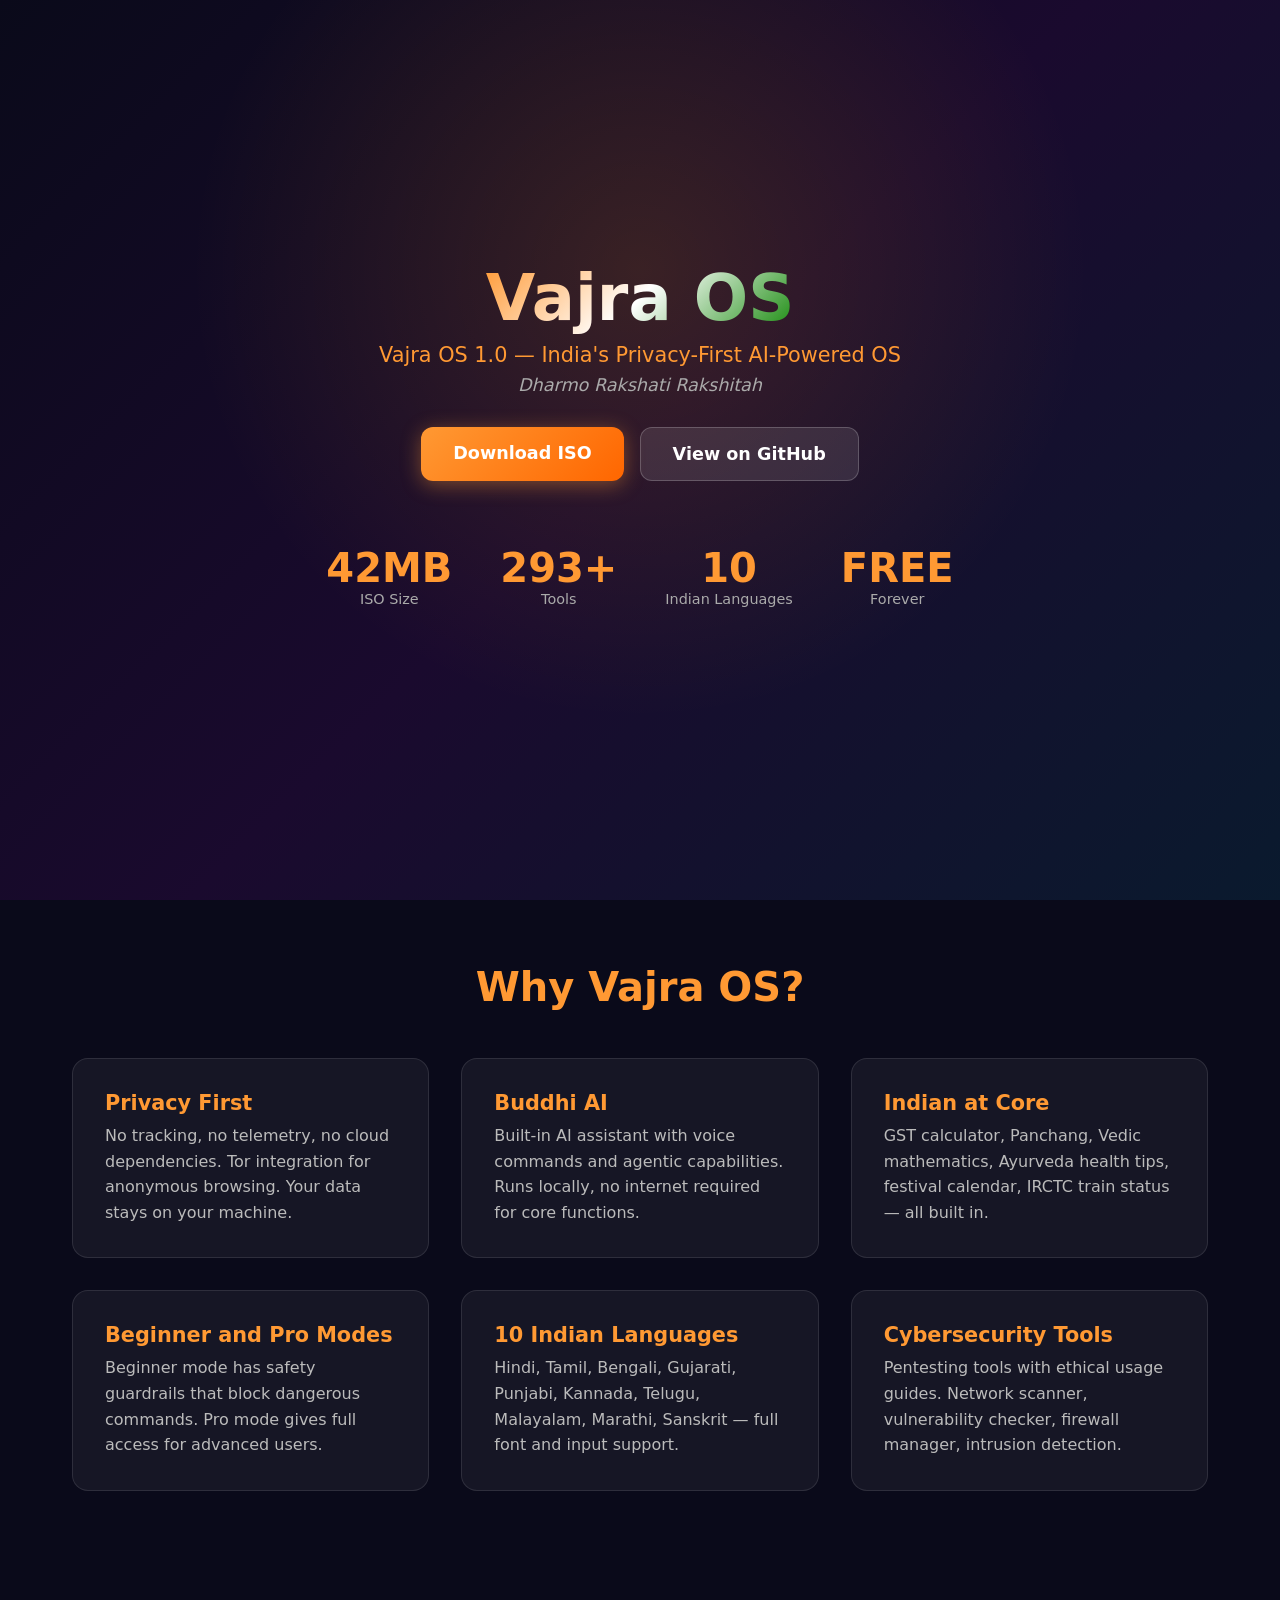
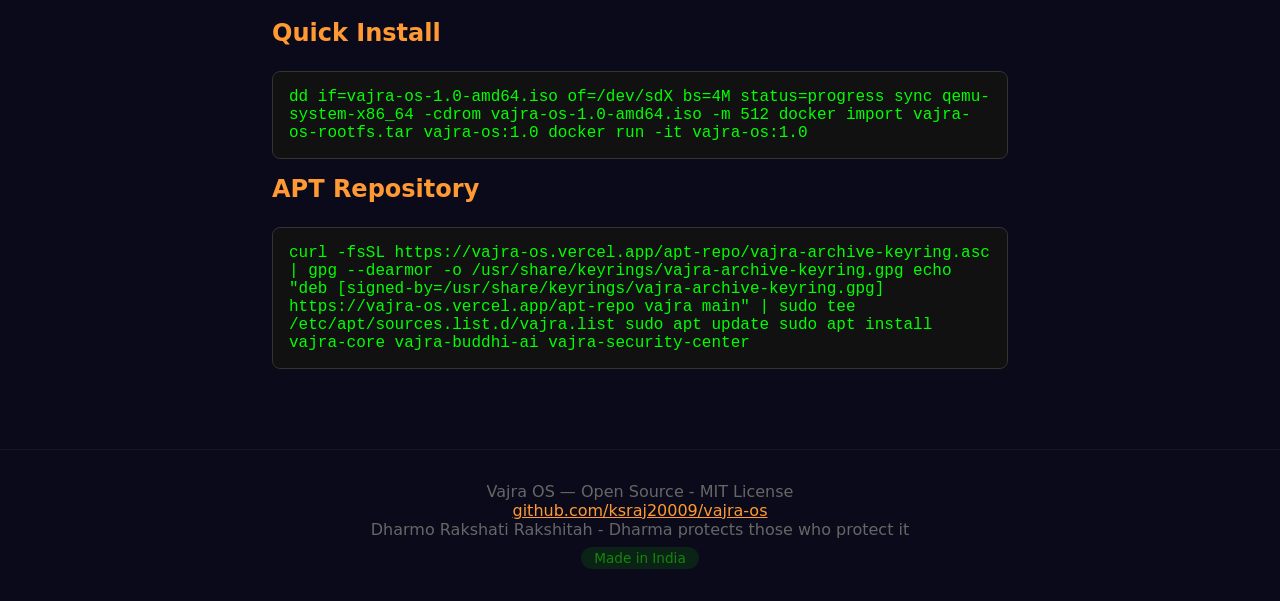
<file: index.html>
<!DOCTYPE html>
<html lang="en">
<head>
    <meta charset="UTF-8">
    <meta name="viewport" content="width=device-width, initial-scale=1.0">
    <title>Vajra OS — India's Privacy-First AI-Powered OS</title>
    <meta name="description" content="Vajra OS — India's privacy-first, AI-powered operating system. Download free, boot anywhere.">
    <style>
        * { margin: 0; padding: 0; box-sizing: border-box; }
        body { font-family: 'Segoe UI', system-ui, sans-serif; background: #0a0a1a; color: #e0e0e0; overflow-x: hidden; }
        .hero { min-height: 100vh; display: flex; flex-direction: column; align-items: center; justify-content: center; text-align: center; background: linear-gradient(135deg, #0a0a1a 0%, #1a0a2e 50%, #0a1a2e 100%); position: relative; }
        .hero::before { content: ''; position: absolute; top: 0; left: 0; right: 0; bottom: 0; background: radial-gradient(circle at 50% 30%, rgba(255, 165, 0, 0.15), transparent 50%); }
        .logo { font-size: 4rem; font-weight: 800; background: linear-gradient(135deg, #FF9933, #ffffff, #138808); -webkit-background-clip: text; -webkit-text-fill-color: transparent; margin-bottom: 0.5rem; z-index: 1; }
        .tagline { font-size: 1.3rem; color: #FF9933; margin-bottom: 0.5rem; z-index: 1; }
        .sanskrit { font-size: 1.1rem; color: #aaa; margin-bottom: 2rem; z-index: 1; font-style: italic; }
        .downloads { display: flex; gap: 1rem; flex-wrap: wrap; justify-content: center; z-index: 1; margin-bottom: 2rem; }
        .btn { padding: 1rem 2rem; border-radius: 12px; text-decoration: none; font-weight: 600; font-size: 1.1rem; transition: transform 0.2s, box-shadow 0.2s; }
        .btn-primary { background: linear-gradient(135deg, #FF9933, #FF6600); color: #fff; box-shadow: 0 4px 20px rgba(255, 153, 51, 0.4); }
        .btn-primary:hover { transform: translateY(-2px); box-shadow: 0 6px 30px rgba(255, 153, 51, 0.6); }
        .btn-secondary { background: rgba(255, 255, 255, 0.1); color: #fff; border: 1px solid rgba(255, 255, 255, 0.2); }
        .btn-secondary:hover { background: rgba(255, 255, 255, 0.2); transform: translateY(-2px); }
        .features { padding: 4rem 2rem; max-width: 1200px; margin: 0 auto; }
        .features h2 { text-align: center; font-size: 2.5rem; margin-bottom: 3rem; color: #FF9933; }
        .grid { display: grid; grid-template-columns: repeat(auto-fit, minmax(280px, 1fr)); gap: 2rem; }
        .card { background: rgba(255, 255, 255, 0.05); border: 1px solid rgba(255, 255, 255, 0.1); border-radius: 16px; padding: 2rem; }
        .card:hover { border-color: #FF9933; }
        .card h3 { color: #FF9933; margin-bottom: 0.5rem; font-size: 1.3rem; }
        .card p { color: #bbb; line-height: 1.6; }
        .stats { display: flex; justify-content: center; gap: 3rem; flex-wrap: wrap; padding: 2rem; z-index: 1; }
        .stat { text-align: center; }
        .stat .num { font-size: 2.5rem; font-weight: 800; color: #FF9933; }
        .stat .label { color: #aaa; font-size: 0.9rem; }
        .install { padding: 4rem 2rem; max-width: 800px; margin: 0 auto; }
        .install h2 { color: #FF9933; margin-bottom: 1.5rem; }
        .code { background: #111; border: 1px solid #333; border-radius: 8px; padding: 1rem; font-family: 'Courier New', monospace; color: #0f0; margin: 1rem 0; overflow-x: auto; }
        footer { text-align: center; padding: 2rem; color: #666; border-top: 1px solid rgba(255, 255, 255, 0.05); }
        .badge { display: inline-block; padding: 0.2rem 0.8rem; background: rgba(19, 136, 8, 0.2); color: #138808; border-radius: 20px; font-size: 0.85rem; margin-top: 0.5rem; }
    </style>
</head>
<body>
    <div class="hero">
        <div class="logo">Vajra OS</div>
        <div class="tagline">Vajra OS 1.0 — India's Privacy-First AI-Powered OS</div>
        <div class="sanskrit">Dharmo Rakshati Rakshitah</div>
        <div class="downloads">
            <a href="https://github.com/ksraj20009/vajra-os/releases" class="btn btn-primary">Download ISO</a>
            <a href="https://github.com/ksraj20009/vajra-os" class="btn btn-secondary">View on GitHub</a>
        </div>
        <div class="stats">
            <div class="stat"><div class="num">42MB</div><div class="label">ISO Size</div></div>
            <div class="stat"><div class="num">293+</div><div class="label">Tools</div></div>
            <div class="stat"><div class="num">10</div><div class="label">Indian Languages</div></div>
            <div class="stat"><div class="num">FREE</div><div class="label">Forever</div></div>
        </div>
    </div>
    <div class="features">
        <h2>Why Vajra OS?</h2>
        <div class="grid">
            <div class="card"><h3>Privacy First</h3><p>No tracking, no telemetry, no cloud dependencies. Tor integration for anonymous browsing. Your data stays on your machine.</p></div>
            <div class="card"><h3>Buddhi AI</h3><p>Built-in AI assistant with voice commands and agentic capabilities. Runs locally, no internet required for core functions.</p></div>
            <div class="card"><h3>Indian at Core</h3><p>GST calculator, Panchang, Vedic mathematics, Ayurveda health tips, festival calendar, IRCTC train status — all built in.</p></div>
            <div class="card"><h3>Beginner and Pro Modes</h3><p>Beginner mode has safety guardrails that block dangerous commands. Pro mode gives full access for advanced users.</p></div>
            <div class="card"><h3>10 Indian Languages</h3><p>Hindi, Tamil, Bengali, Gujarati, Punjabi, Kannada, Telugu, Malayalam, Marathi, Sanskrit — full font and input support.</p></div>
            <div class="card"><h3>Cybersecurity Tools</h3><p>Pentesting tools with ethical usage guides. Network scanner, vulnerability checker, firewall manager, intrusion detection.</p></div>
        </div>
    </div>
    <div class="install">
        <h2>Quick Install</h2>
        <div class="code">dd if=vajra-os-1.0-amd64.iso of=/dev/sdX bs=4M status=progress
sync
qemu-system-x86_64 -cdrom vajra-os-1.0-amd64.iso -m 512
docker import vajra-os-rootfs.tar vajra-os:1.0
docker run -it vajra-os:1.0</div>
        <h2>APT Repository</h2>
        <div class="code">curl -fsSL https://vajra-os.vercel.app/apt-repo/vajra-archive-keyring.asc | gpg --dearmor -o /usr/share/keyrings/vajra-archive-keyring.gpg
echo "deb [signed-by=/usr/share/keyrings/vajra-archive-keyring.gpg] https://vajra-os.vercel.app/apt-repo vajra main" | sudo tee /etc/apt/sources.list.d/vajra.list
sudo apt update
sudo apt install vajra-core vajra-buddhi-ai vajra-security-center</div>
    </div>
    <footer>
        <p>Vajra OS — Open Source - MIT License</p>
        <p><a href="https://github.com/ksraj20009/vajra-os" style="color:#FF9933">github.com/ksraj20009/vajra-os</a></p>
        <p>Dharmo Rakshati Rakshitah - Dharma protects those who protect it</p>
        <span class="badge">Made in India</span>
    </footer>
</body>
</html>
</file>
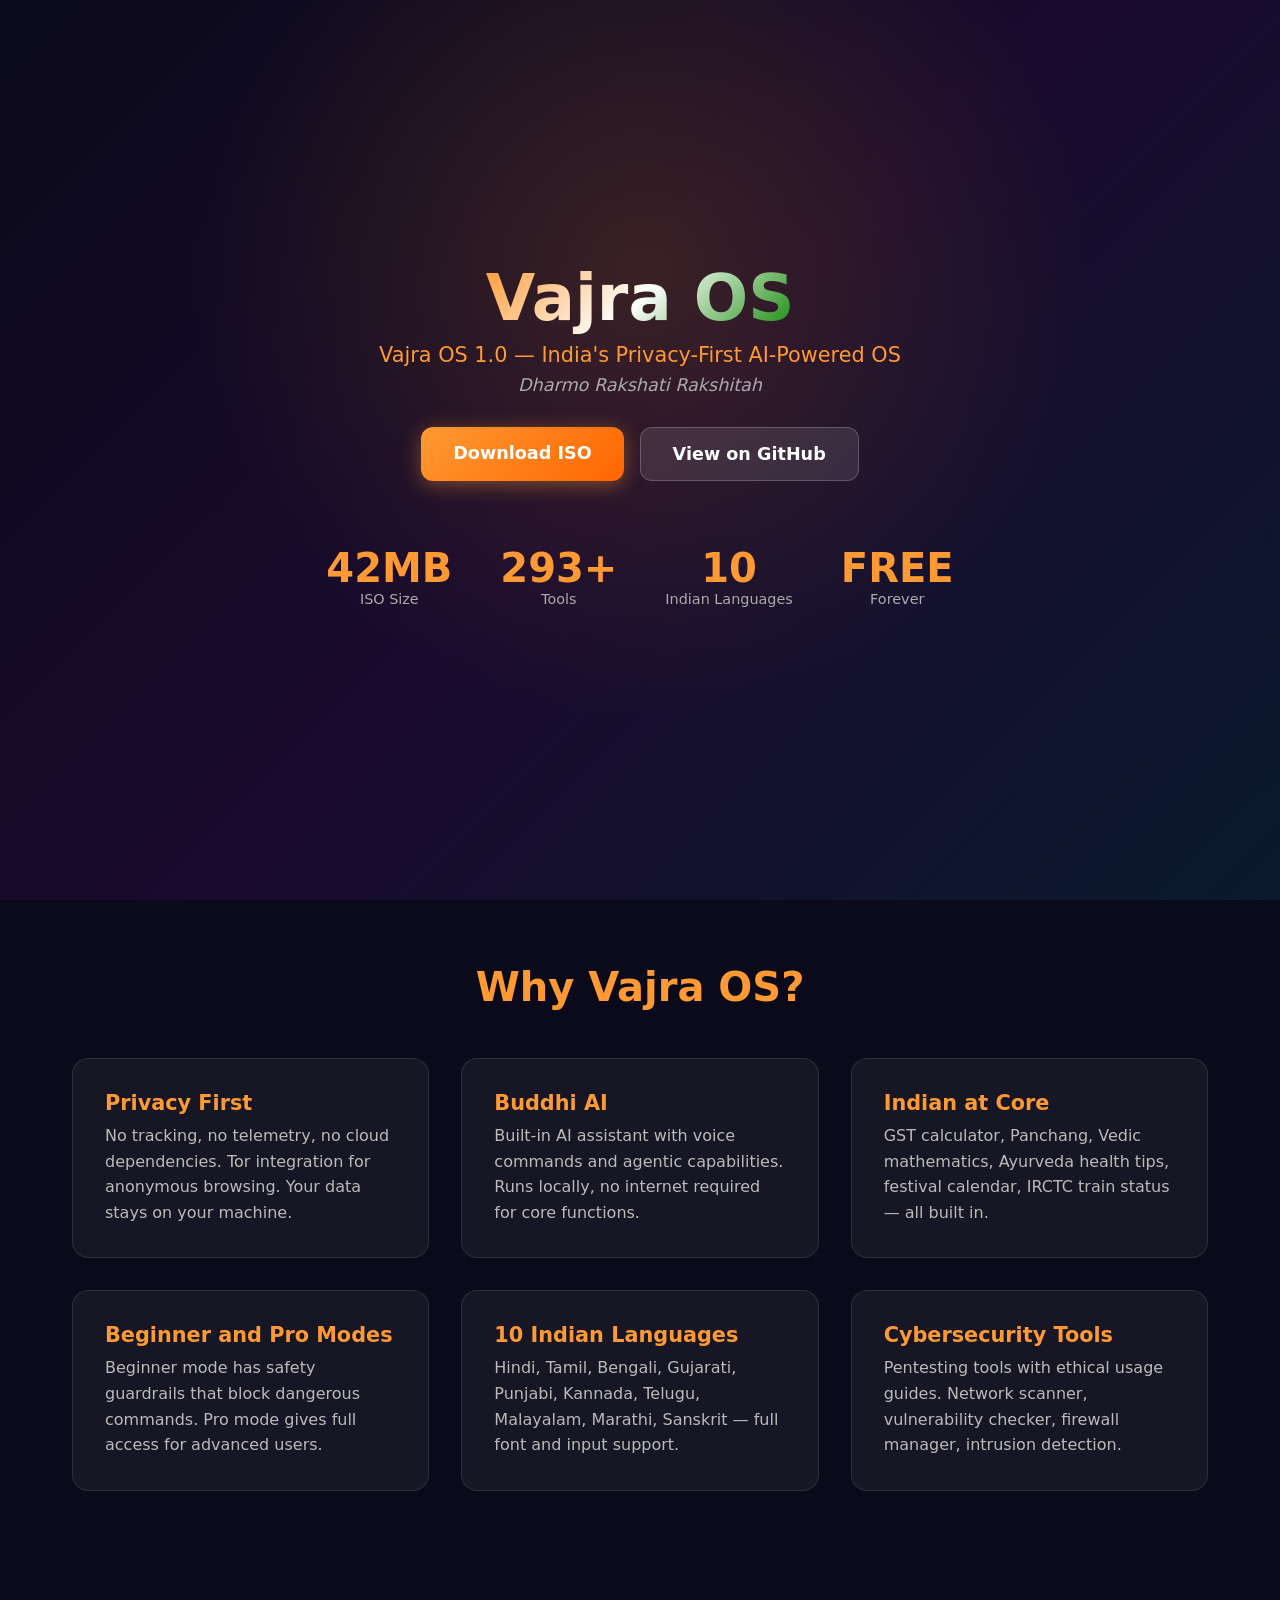
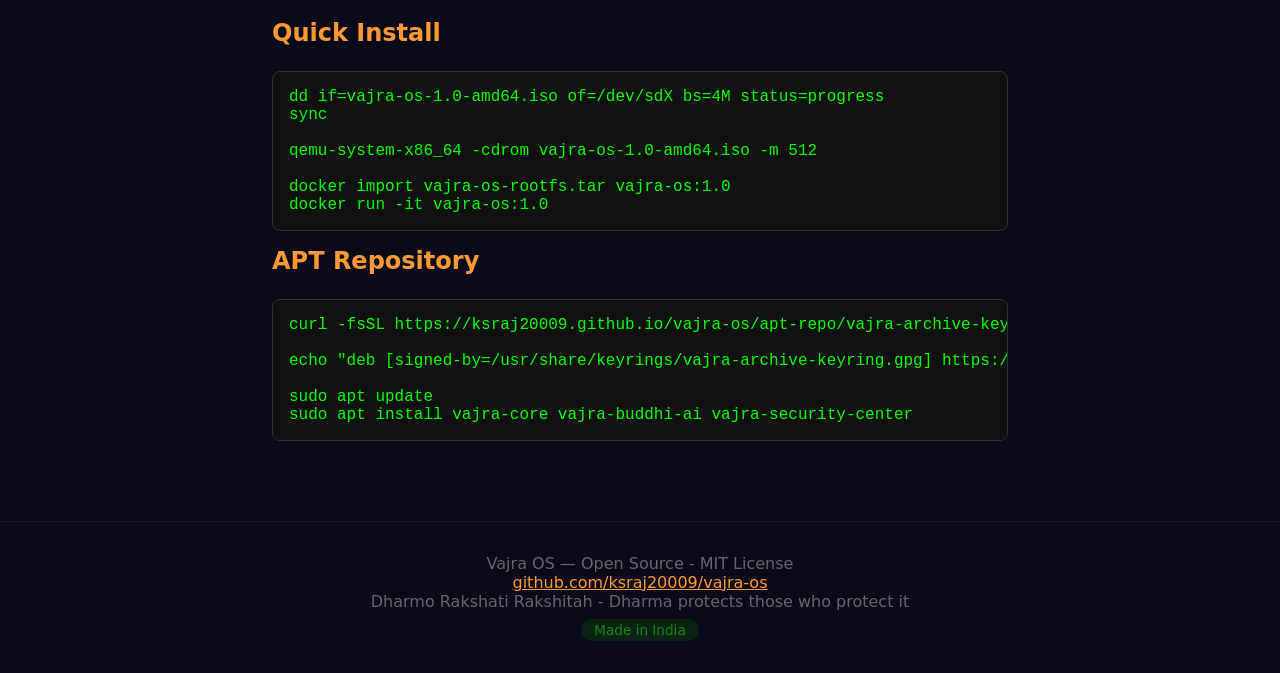
<file: web/index.html>
<!DOCTYPE html>
<html lang="en">
<head>
    <meta charset="UTF-8">
    <meta name="viewport" content="width=device-width, initial-scale=1.0">
    <title>Vajra OS — India's Privacy-First AI-Powered OS</title>
    <meta name="description" content="Vajra OS — India's privacy-first, AI-powered operating system. Download free, boot anywhere.">
    <style>
        * { margin: 0; padding: 0; box-sizing: border-box; }
        body { font-family: 'Segoe UI', system-ui, sans-serif; background: #0a0a1a; color: #e0e0e0; overflow-x: hidden; }
        .hero { min-height: 100vh; display: flex; flex-direction: column; align-items: center; justify-content: center; text-align: center; background: linear-gradient(135deg, #0a0a1a 0%, #1a0a2e 50%, #0a1a2e 100%); position: relative; }
        .hero::before { content: ''; position: absolute; top: 0; left: 0; right: 0; bottom: 0; background: radial-gradient(circle at 50% 30%, rgba(255, 165, 0, 0.15), transparent 50%); }
        .logo { font-size: 4rem; font-weight: 800; background: linear-gradient(135deg, #FF9933, #ffffff, #138808); -webkit-background-clip: text; -webkit-text-fill-color: transparent; margin-bottom: 0.5rem; z-index: 1; }
        .tagline { font-size: 1.3rem; color: #FF9933; margin-bottom: 0.5rem; z-index: 1; }
        .sanskrit { font-size: 1.1rem; color: #aaa; margin-bottom: 2rem; z-index: 1; font-style: italic; }
        .downloads { display: flex; gap: 1rem; flex-wrap: wrap; justify-content: center; z-index: 1; margin-bottom: 2rem; }
        .btn { padding: 1rem 2rem; border-radius: 12px; text-decoration: none; font-weight: 600; font-size: 1.1rem; transition: transform 0.2s, box-shadow 0.2s; }
        .btn-primary { background: linear-gradient(135deg, #FF9933, #FF6600); color: #fff; box-shadow: 0 4px 20px rgba(255, 153, 51, 0.4); }
        .btn-primary:hover { transform: translateY(-2px); box-shadow: 0 6px 30px rgba(255, 153, 51, 0.6); }
        .btn-secondary { background: rgba(255, 255, 255, 0.1); color: #fff; border: 1px solid rgba(255, 255, 255, 0.2); }
        .btn-secondary:hover { background: rgba(255, 255, 255, 0.2); transform: translateY(-2px); }
        .features { padding: 4rem 2rem; max-width: 1200px; margin: 0 auto; }
        .features h2 { text-align: center; font-size: 2.5rem; margin-bottom: 3rem; color: #FF9933; }
        .grid { display: grid; grid-template-columns: repeat(auto-fit, minmax(280px, 1fr)); gap: 2rem; }
        .card { background: rgba(255, 255, 255, 0.05); border: 1px solid rgba(255, 255, 255, 0.1); border-radius: 16px; padding: 2rem; }
        .card:hover { border-color: #FF9933; }
        .card h3 { color: #FF9933; margin-bottom: 0.5rem; font-size: 1.3rem; }
        .card p { color: #bbb; line-height: 1.6; }
        .stats { display: flex; justify-content: center; gap: 3rem; flex-wrap: wrap; padding: 2rem; z-index: 1; }
        .stat { text-align: center; }
        .stat .num { font-size: 2.5rem; font-weight: 800; color: #FF9933; }
        .stat .label { color: #aaa; font-size: 0.9rem; }
        .install { padding: 4rem 2rem; max-width: 800px; margin: 0 auto; }
        .install h2 { color: #FF9933; margin-bottom: 1.5rem; }
        .code { background: #111; border: 1px solid #333; border-radius: 8px; padding: 1rem; font-family: 'Courier New', monospace; color: #0f0; margin: 1rem 0; overflow-x: auto; white-space: pre; }
        footer { text-align: center; padding: 2rem; color: #666; border-top: 1px solid rgba(255, 255, 255, 0.05); }
        .badge { display: inline-block; padding: 0.2rem 0.8rem; background: rgba(19, 136, 8, 0.2); color: #138808; border-radius: 20px; font-size: 0.85rem; margin-top: 0.5rem; }
    </style>
</head>
<body>
    <div class="hero">
        <div class="logo">Vajra OS</div>
        <div class="tagline">Vajra OS 1.0 — India's Privacy-First AI-Powered OS</div>
        <div class="sanskrit">Dharmo Rakshati Rakshitah</div>
        <div class="downloads">
            <a href="https://github.com/ksraj20009/vajra-os/releases" class="btn btn-primary">Download ISO</a>
            <a href="https://github.com/ksraj20009/vajra-os" class="btn btn-secondary">View on GitHub</a>
        </div>
        <div class="stats">
            <div class="stat"><div class="num">42MB</div><div class="label">ISO Size</div></div>
            <div class="stat"><div class="num">293+</div><div class="label">Tools</div></div>
            <div class="stat"><div class="num">10</div><div class="label">Indian Languages</div></div>
            <div class="stat"><div class="num">FREE</div><div class="label">Forever</div></div>
        </div>
    </div>
    <div class="features">
        <h2>Why Vajra OS?</h2>
        <div class="grid">
            <div class="card"><h3>Privacy First</h3><p>No tracking, no telemetry, no cloud dependencies. Tor integration for anonymous browsing. Your data stays on your machine.</p></div>
            <div class="card"><h3>Buddhi AI</h3><p>Built-in AI assistant with voice commands and agentic capabilities. Runs locally, no internet required for core functions.</p></div>
            <div class="card"><h3>Indian at Core</h3><p>GST calculator, Panchang, Vedic mathematics, Ayurveda health tips, festival calendar, IRCTC train status — all built in.</p></div>
            <div class="card"><h3>Beginner and Pro Modes</h3><p>Beginner mode has safety guardrails that block dangerous commands. Pro mode gives full access for advanced users.</p></div>
            <div class="card"><h3>10 Indian Languages</h3><p>Hindi, Tamil, Bengali, Gujarati, Punjabi, Kannada, Telugu, Malayalam, Marathi, Sanskrit — full font and input support.</p></div>
            <div class="card"><h3>Cybersecurity Tools</h3><p>Pentesting tools with ethical usage guides. Network scanner, vulnerability checker, firewall manager, intrusion detection.</p></div>
        </div>
    </div>
    <div class="install">
        <h2>Quick Install</h2>
        <div class="code">dd if=vajra-os-1.0-amd64.iso of=/dev/sdX bs=4M status=progress
sync

qemu-system-x86_64 -cdrom vajra-os-1.0-amd64.iso -m 512

docker import vajra-os-rootfs.tar vajra-os:1.0
docker run -it vajra-os:1.0</div>
        <h2>APT Repository</h2>
        <div class="code">curl -fsSL https://ksraj20009.github.io/vajra-os/apt-repo/vajra-archive-keyring.asc | gpg --dearmor -o /usr/share/keyrings/vajra-archive-keyring.gpg

echo "deb [signed-by=/usr/share/keyrings/vajra-archive-keyring.gpg] https://ksraj20009.github.io/vajra-os/apt-repo vajra main" | sudo tee /etc/apt/sources.list.d/vajra.list

sudo apt update
sudo apt install vajra-core vajra-buddhi-ai vajra-security-center</div>
    </div>
    <footer>
        <p>Vajra OS — Open Source - MIT License</p>
        <p><a href="https://github.com/ksraj20009/vajra-os" style="color:#FF9933">github.com/ksraj20009/vajra-os</a></p>
        <p>Dharmo Rakshati Rakshitah - Dharma protects those who protect it</p>
        <span class="badge">Made in India</span>
    </footer>
</body>
</html>
</file>
